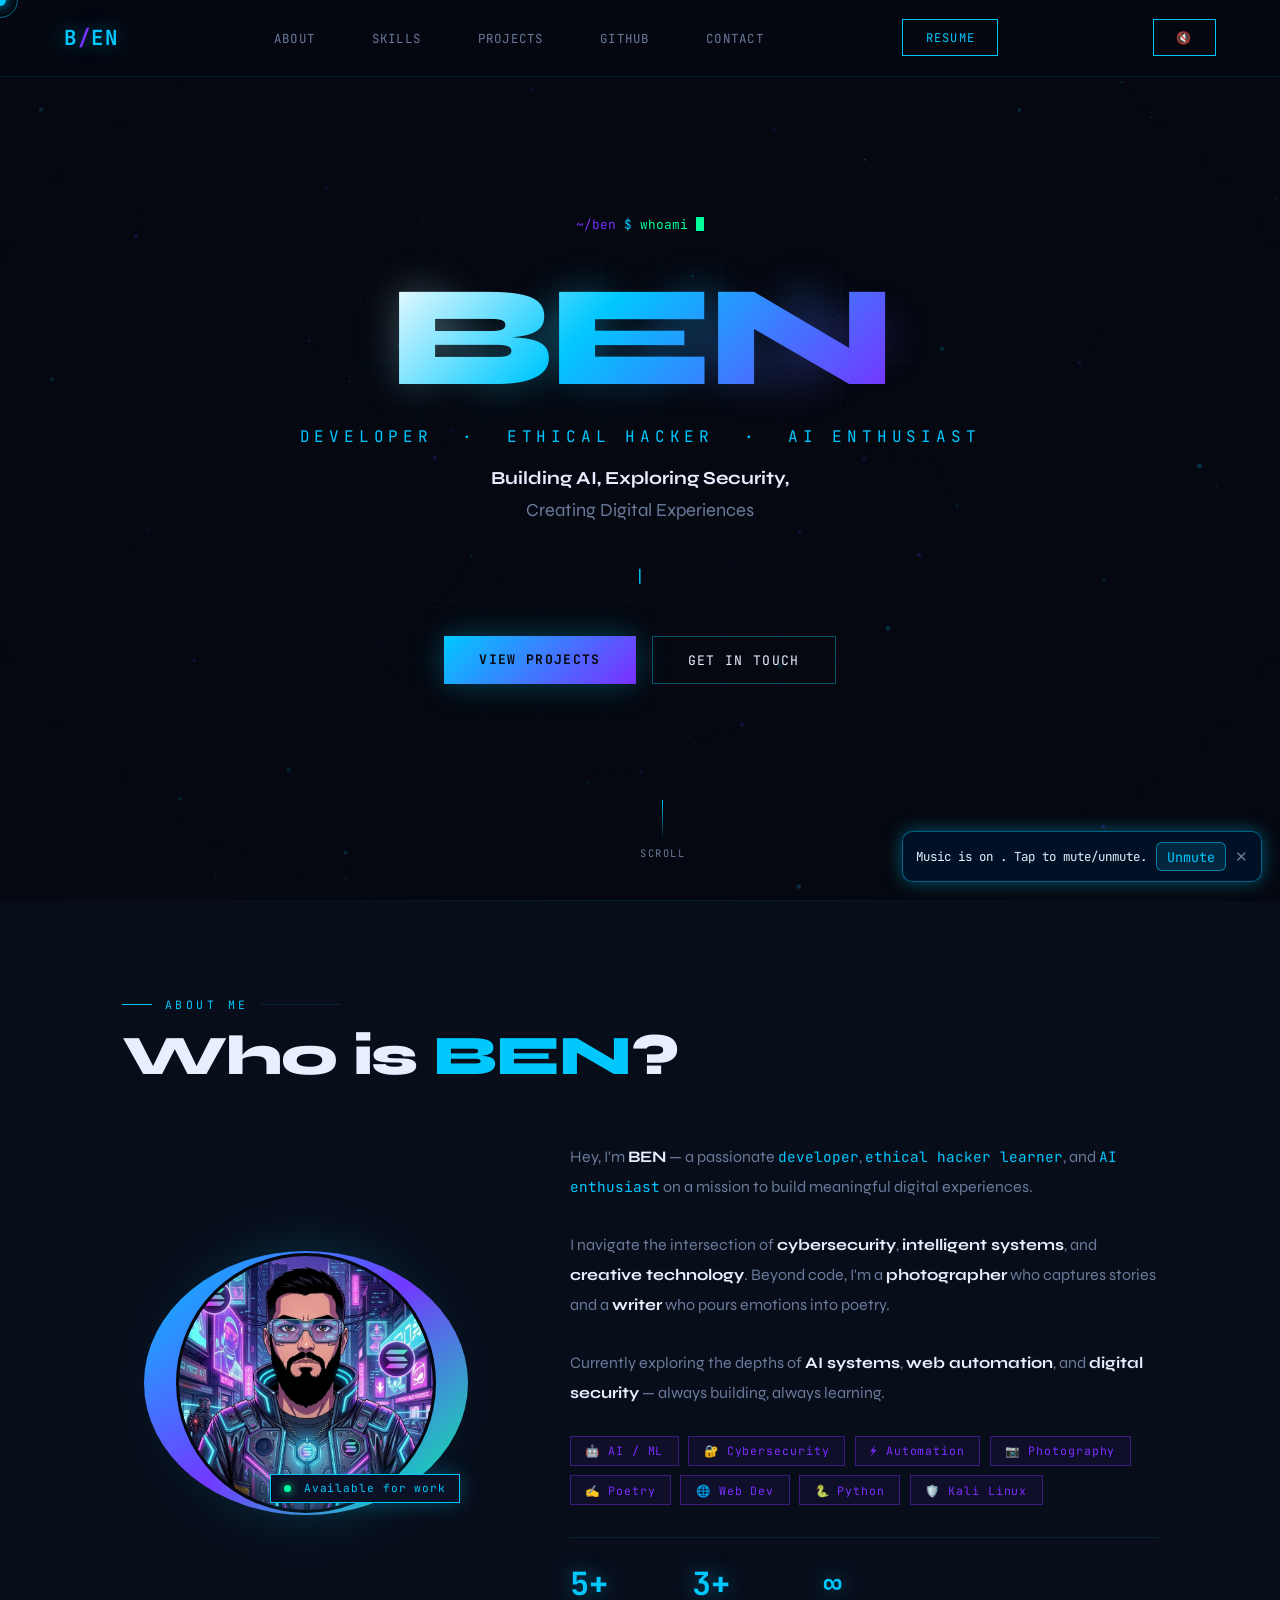
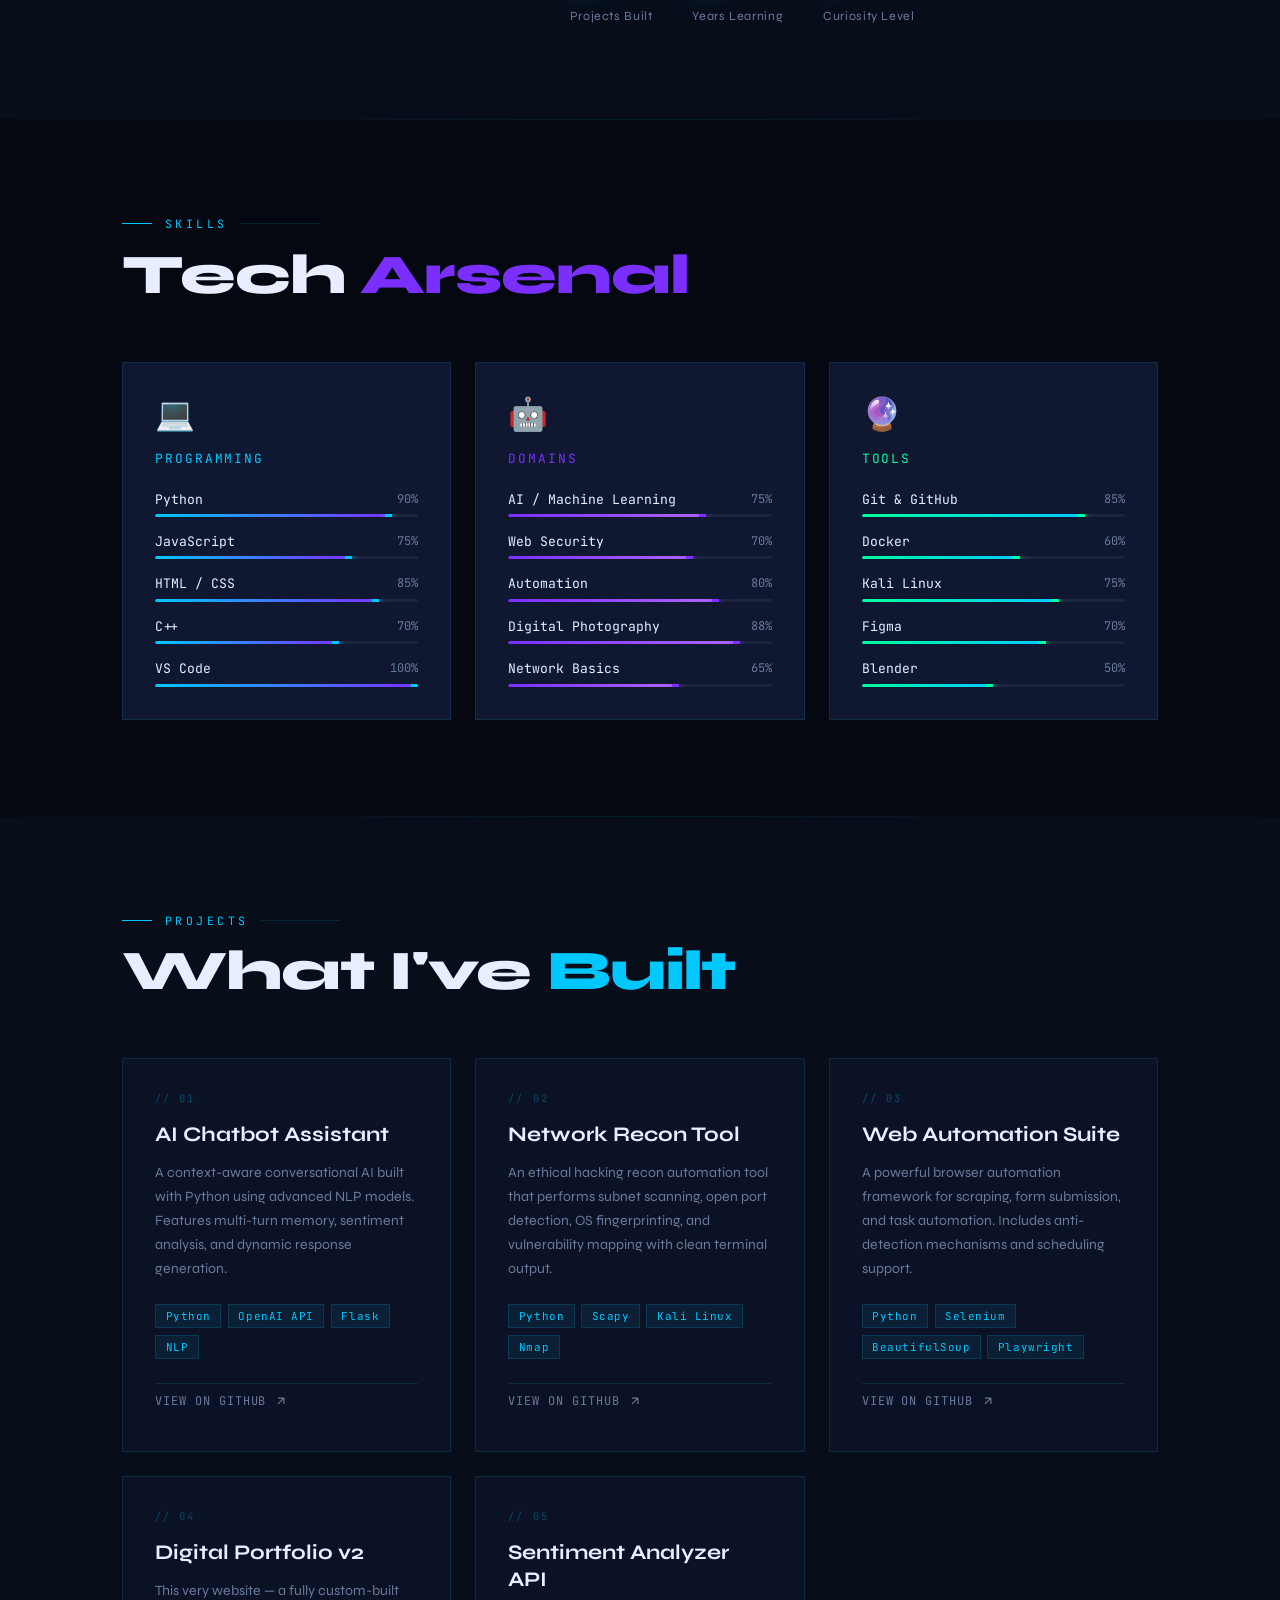
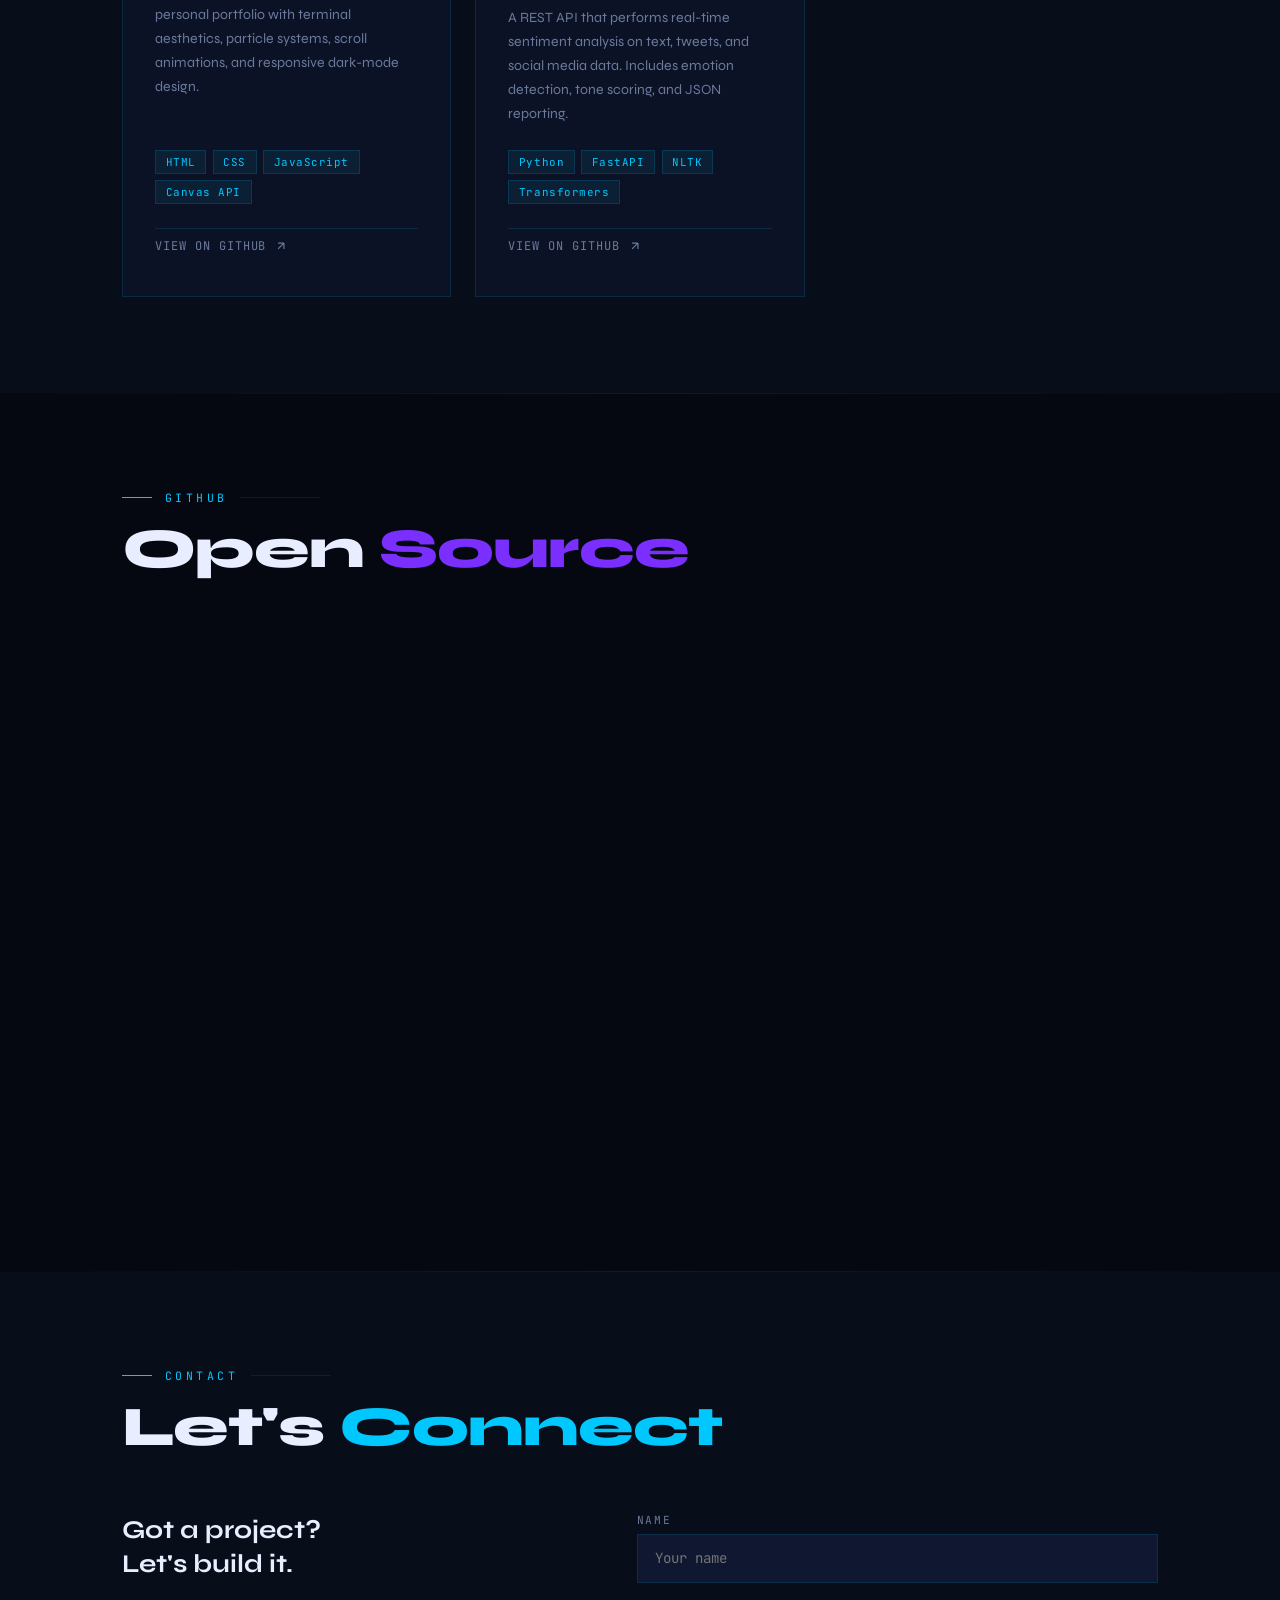
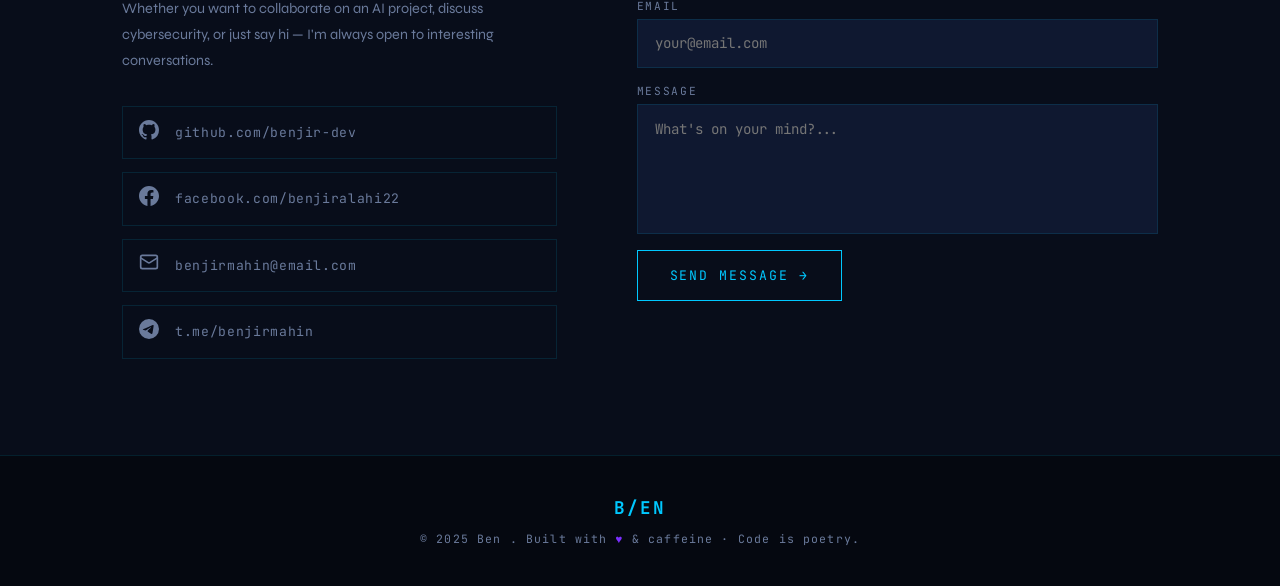
<file: index.html>
<!DOCTYPE html>
<html lang="en">
<head>
<meta charset="UTF-8">
<meta name="viewport" content="width=device-width, initial-scale=1.0">
<title>BEN — Developer & Creative Technologist</title>
<link rel="preconnect" href="https://fonts.googleapis.com">
<link href="https://fonts.googleapis.com/css2?family=JetBrains+Mono:wght@300;400;600;700&family=Syne:wght@400;600;700;800&display=swap" rel="stylesheet">
<link rel="stylesheet" href="style.css">
</head>
<body>

<div class="cursor" id="cursor"></div>
<div class="cursor-ring" id="cursorRing"></div>

<canvas id="canvas-bg"></canvas>

<audio id="bg-music" autoplay loop preload="auto">
  <source src="./theme.mp3" type="audio/mpeg">
  Your browser does not support the audio element.
</audio>

<div id="audioHelp" class="audio-help" role="status" aria-live="polite">
  <span>Music is on . Tap to mute/unmute.</span>
  <button id="audioHelpToggle" class="audio-help-btn">Mute</button>
  <button id="audioHelpClose" class="audio-help-close">✕</button>
</div>

<div id="equalizer" class="equalizer hidden" aria-hidden="true">
  <div class="bar" style="--delay: 0s"></div>
  <div class="bar" style="--delay: 0.1s"></div>
  <div class="bar" style="--delay: 0.2s"></div>
  <div class="bar" style="--delay: 0.05s"></div>
  <div class="bar" style="--delay: 0.15s"></div>
</div>

<!-- NAV -->
<nav id="navbar">
  <a href="#home" class="nav-logo">B<span>/</span>EN</a>
  <ul class="nav-links" id="navLinks">
    <li><a href="#about">About</a></li>
    <li><a href="#skills">Skills</a></li>
    <li><a href="#projects">Projects</a></li>
    <li><a href="#github">GitHub</a></li>
    <li><a href="#contact">Contact</a></li>
  </ul>
  <a href="#" class="nav-cta" onclick="downloadResume(event)">Resume</a>
  <button id="music-toggle" class="nav-cta" style="margin-left:1rem;" onclick="toggleMusic()">
    <span id="music-icon">🔊</span>
  </button>
  <div class="menu-toggle" id="menuToggle">
    <span></span><span></span><span></span>
  </div>
</nav>

<!-- HOME -->
<section id="home">
  <div class="grid-overlay"></div>
  <div class="hero-terminal">
    <span class="prompt">~/ben</span>
    <span style="color:var(--neon)">$</span>
    <span id="terminalText"></span>
    <span class="blink"></span>
  </div>
  <h1 class="hero-name">BEN</h1>
  <p class="hero-title">Developer &nbsp;·&nbsp; Ethical Hacker &nbsp;·&nbsp; AI Enthusiast</p>
  <p class="hero-tagline">
    <strong>Building AI, Exploring Security,</strong><br>
    Creating Digital Experiences
  </p>
  <div class="hero-typed">
    <span id="typedText"></span><span class="typed-cursor">|</span>
  </div>
  <div class="hero-buttons">
    <a href="#projects" class="btn-primary">View Projects</a>
    <a href="#contact" class="btn-outline">Get in Touch</a>
  </div>
  <div class="hero-scroll">
    <div class="line"></div>
    scroll
  </div>
</section>

<!-- ABOUT -->
<div class="section-divider"></div>
<section id="about">
  <div class="section-inner">
    <div class="section-label">About Me</div>
    <h2 class="section-title">Who is <span class="accent">BEN</span>?</h2>
    <div class="about-grid">
      <div style="display:flex;flex-direction:column;align-items:center;gap:1.5rem" class="reveal">
        <div class="profile-frame">
          <div class="profile-img-wrap">
            <img src="./me.jpg" alt="Ben profile" class="profile-photo" />
            <span class="profile-avatar" aria-hidden="true">😊</span>
            <div class="profile-equalizer" id="profileEqualizer" aria-hidden="true">
              <span class="bar"></span>
              <span class="bar"></span>
              <span class="bar"></span>
              <span class="bar"></span>
              <span class="bar"></span>
            </div>
          </div>
        </div>
        <div class="profile-badge">
          <span class="online-dot"></span>
          Available for work
        </div>
      </div>
      <div class="reveal">
        <p class="about-bio">
          Hey, I'm <strong>BEN</strong> — a passionate <span class="highlight">developer</span>,
          <span class="highlight">ethical hacker learner</span>, and <span class="highlight">AI enthusiast</span>
          on a mission to build meaningful digital experiences.
        </p>
        <p class="about-bio">
          I navigate the intersection of <strong>cybersecurity</strong>, <strong>intelligent systems</strong>,
          and <strong>creative technology</strong>. Beyond code, I'm a
          <strong>photographer</strong> who captures stories and a <strong>writer</strong> who
          pours emotions into poetry.
        </p>
        <p class="about-bio">
          Currently exploring the depths of <strong>AI systems</strong>,
          <strong>web automation</strong>, and <strong>digital security</strong> —
          always building, always learning.
        </p>
        <div class="about-tags">
          <span class="tag">🤖 AI / ML</span>
          <span class="tag">🔐 Cybersecurity</span>
          <span class="tag">⚡ Automation</span>
          <span class="tag">📷 Photography</span>
          <span class="tag">✍️ Poetry</span>
          <span class="tag">🌐 Web Dev</span>
          <span class="tag">🐍 Python</span>
          <span class="tag">🛡️ Kali Linux</span>
        </div>
        <div class="about-stats">
          <div class="stat-item">
            <span class="stat-number">5+</span>
            <span class="stat-label">Projects Built</span>
          </div>
          <div class="stat-item">
            <span class="stat-number">3+</span>
            <span class="stat-label">Years Learning</span>
          </div>
          <div class="stat-item">
            <span class="stat-number">∞</span>
            <span class="stat-label">Curiosity Level</span>
          </div>
        </div>
      </div>
    </div>
  </div>
</section>

<!-- SKILLS -->
<div class="section-divider"></div>
<section id="skills">
  <div class="section-inner">
    <div class="section-label">Skills</div>
    <h2 class="section-title">Tech <span class="accent2">Arsenal</span></h2>
    <div class="skills-grid">
      <div class="skill-card reveal">
        <span class="skill-card-icon">💻</span>
        <div class="skill-card-title">Programming</div>
        <div class="skill-list">
          <div class="skill-item">
            <div class="skill-row"><span class="skill-name">Python</span><span class="skill-pct">90%</span></div>
            <div class="skill-bar"><div class="skill-fill" data-width="90"></div></div>
          </div>
          <div class="skill-item">
            <div class="skill-row"><span class="skill-name">JavaScript</span><span class="skill-pct">75%</span></div>
            <div class="skill-bar"><div class="skill-fill" data-width="75"></div></div>
          </div>
          <div class="skill-item">
            <div class="skill-row"><span class="skill-name">HTML / CSS</span><span class="skill-pct">85%</span></div>
            <div class="skill-bar"><div class="skill-fill" data-width="85"></div></div>
          </div>
          <div class="skill-item">
            <div class="skill-row"><span class="skill-name">C++</span><span class="skill-pct">70%</span></div>
            <div class="skill-bar"><div class="skill-fill" data-width="70"></div></div>
          </div>
          <div class="skill-item">
            <div class="skill-row"><span class="skill-name">VS Code</span><span class="skill-pct">100%</span></div>
            <div class="skill-bar"><div class="skill-fill" data-width="100"></div></div>
          </div>
        </div>
      </div>
      <div class="skill-card reveal">
        <span class="skill-card-icon">🤖</span>
        <div class="skill-card-title">Domains</div>
        <div class="skill-list">
          <div class="skill-item">
            <div class="skill-row"><span class="skill-name">AI / Machine Learning</span><span class="skill-pct">75%</span></div>
            <div class="skill-bar"><div class="skill-fill" data-width="75"></div></div>
          </div>
          <div class="skill-item">
            <div class="skill-row"><span class="skill-name">Web Security</span><span class="skill-pct">70%</span></div>
            <div class="skill-bar"><div class="skill-fill" data-width="70"></div></div>
          </div>
          <div class="skill-item">
            <div class="skill-row"><span class="skill-name">Automation</span><span class="skill-pct">80%</span></div>
            <div class="skill-bar"><div class="skill-fill" data-width="80"></div></div>
          </div>
          <div class="skill-item">
            <div class="skill-row"><span class="skill-name">Digital Photography</span><span class="skill-pct">88%</span></div>
            <div class="skill-bar"><div class="skill-fill" data-width="88"></div></div>
          </div>
          <div class="skill-item">
            <div class="skill-row"><span class="skill-name">Network Basics</span><span class="skill-pct">65%</span></div>
            <div class="skill-bar"><div class="skill-fill" data-width="65"></div></div>
          </div>
        </div>
      </div>
      <div class="skill-card reveal">
        <span class="skill-card-icon">🔮</span>
        <div class="skill-card-title">Tools</div>
        <div class="skill-list">
          <div class="skill-item">
            <div class="skill-row"><span class="skill-name">Git & GitHub</span><span class="skill-pct">85%</span></div>
            <div class="skill-bar"><div class="skill-fill" data-width="85"></div></div>
          </div>
          <div class="skill-item">
            <div class="skill-row"><span class="skill-name">Docker</span><span class="skill-pct">60%</span></div>
            <div class="skill-bar"><div class="skill-fill" data-width="60"></div></div>
          </div>
          <div class="skill-item">
            <div class="skill-row"><span class="skill-name">Kali Linux</span><span class="skill-pct">75%</span></div>
            <div class="skill-bar"><div class="skill-fill" data-width="75"></div></div>
          </div>
          <div class="skill-item">
            <div class="skill-row"><span class="skill-name">Figma</span><span class="skill-pct">70%</span></div>
            <div class="skill-bar"><div class="skill-fill" data-width="70"></div></div>
          </div>
          <div class="skill-item">
            <div class="skill-row"><span class="skill-name">Blender</span><span class="skill-pct">50%</span></div>
            <div class="skill-bar"><div class="skill-fill" data-width="50"></div></div>
          </div>
        </div>
      </div>
    </div>
  </div>
</section>

<!-- PROJECTS -->
<div class="section-divider"></div>
<section id="projects">
  <div class="section-inner">
    <div class="section-label">Projects</div>
    <h2 class="section-title">What I've <span class="accent">Built</span></h2>
    <div class="projects-grid">
      <div class="project-card reveal">
        <div class="project-num">// 01</div>
        <h3 class="project-title">AI Chatbot Assistant</h3>
        <p class="project-desc">A context-aware conversational AI built with Python using advanced NLP models. Features multi-turn memory, sentiment analysis, and dynamic response generation.</p>
        <div class="project-tech">
          <span class="tech-badge">Python</span>
          <span class="tech-badge">OpenAI API</span>
          <span class="tech-badge">Flask</span>
          <span class="tech-badge">NLP</span>
        </div>
        <a href="https://github.com/mahin" target="_blank" class="project-link">
          View on GitHub
          <svg width="14" height="14" viewBox="0 0 24 24" fill="none" stroke="currentColor" stroke-width="2"><path d="M7 17L17 7M17 7H7M17 7v10"/></svg>
        </a>
      </div>
      <div class="project-card reveal">
        <div class="project-num">// 02</div>
        <h3 class="project-title">Network Recon Tool</h3>
        <p class="project-desc">An ethical hacking recon automation tool that performs subnet scanning, open port detection, OS fingerprinting, and vulnerability mapping with clean terminal output.</p>
        <div class="project-tech">
          <span class="tech-badge">Python</span>
          <span class="tech-badge">Scapy</span>
          <span class="tech-badge">Kali Linux</span>
          <span class="tech-badge">Nmap</span>
        </div>
        <a href="https://github.com/mahin" target="_blank" class="project-link">
          View on GitHub
          <svg width="14" height="14" viewBox="0 0 24 24" fill="none" stroke="currentColor" stroke-width="2"><path d="M7 17L17 7M17 7H7M17 7v10"/></svg>
        </a>
      </div>
      <div class="project-card reveal">
        <div class="project-num">// 03</div>
        <h3 class="project-title">Web Automation Suite</h3>
        <p class="project-desc">A powerful browser automation framework for scraping, form submission, and task automation. Includes anti-detection mechanisms and scheduling support.</p>
        <div class="project-tech">
          <span class="tech-badge">Python</span>
          <span class="tech-badge">Selenium</span>
          <span class="tech-badge">BeautifulSoup</span>
          <span class="tech-badge">Playwright</span>
        </div>
        <a href="https://github.com/mahin" target="_blank" class="project-link">
          View on GitHub
          <svg width="14" height="14" viewBox="0 0 24 24" fill="none" stroke="currentColor" stroke-width="2"><path d="M7 17L17 7M17 7H7M17 7v10"/></svg>
        </a>
      </div>
      <div class="project-card reveal">
        <div class="project-num">// 04</div>
        <h3 class="project-title">Digital Portfolio v2</h3>
        <p class="project-desc">This very website — a fully custom-built personal portfolio with terminal aesthetics, particle systems, scroll animations, and responsive dark-mode design.</p>
        <div class="project-tech">
          <span class="tech-badge">HTML</span>
          <span class="tech-badge">CSS</span>
          <span class="tech-badge">JavaScript</span>
          <span class="tech-badge">Canvas API</span>
        </div>
        <a href="https://github.com/mahin" target="_blank" class="project-link">
          View on GitHub
          <svg width="14" height="14" viewBox="0 0 24 24" fill="none" stroke="currentColor" stroke-width="2"><path d="M7 17L17 7M17 7H7M17 7v10"/></svg>
        </a>
      </div>
      <div class="project-card reveal">
        <div class="project-num">// 05</div>
        <h3 class="project-title">Sentiment Analyzer API</h3>
        <p class="project-desc">A REST API that performs real-time sentiment analysis on text, tweets, and social media data. Includes emotion detection, tone scoring, and JSON reporting.</p>
        <div class="project-tech">
          <span class="tech-badge">Python</span>
          <span class="tech-badge">FastAPI</span>
          <span class="tech-badge">NLTK</span>
          <span class="tech-badge">Transformers</span>
        </div>
        <a href="https://github.com/benjir-dev" target="_blank" class="project-link">
          View on GitHub
          <svg width="14" height="14" viewBox="0 0 24 24" fill="none" stroke="currentColor" stroke-width="2"><path d="M7 17L17 7M17 7H7M17 7v10"/></svg>
        </a>
      </div>
      <div class="project-card reveal">
        <div class="project-num">// 06</div>
        <h3 class="project-title">Photography Archive</h3>
        <p class="project-desc">A curated visual journal built with a minimal gallery interface. Showcases street, portrait, and abstract photography with lazy loading and fullscreen viewer.</p>
        <div class="project-tech">
          <span class="tech-badge">JavaScript</span>
          <span class="tech-badge">CSS Grid</span>
          <span class="tech-badge">WebP</span>
          <span class="tech-badge">Intersection Observer</span>
        </div>
        <a href="https://github.com/benjir-dev" target="_blank" class="project-link">
          View on GitHub
          <svg width="14" height="14" viewBox="0 0 24 24" fill="none" stroke="currentColor" stroke-width="2"><path d="M7 17L17 7M17 7H7M17 7v10"/></svg>
        </a>
      </div>
    </div>
  </div>
</section>

<!-- GITHUB -->
<div class="section-divider"></div>
<section id="github">
  <div class="section-inner">
    <div class="section-label">GitHub</div>
    <h2 class="section-title">Open <span class="accent2">Source</span></h2>
    <div class="github-section reveal">
      <div class="github-profile-card">
        <div class="github-icon">
          <svg width="64" height="64" viewBox="0 0 24 24" fill="var(--neon)"><path d="M12 0C5.37 0 0 5.37 0 12c0 5.31 3.435 9.795 8.205 11.385.6.105.825-.255.825-.57 0-.285-.015-1.23-.015-2.235-3.015.555-3.795-.735-4.035-1.41-.135-.345-.72-1.41-1.23-1.695-.42-.225-1.02-.78-.015-.795.945-.015 1.62.87 1.845 1.23 1.08 1.815 2.805 1.305 3.495.99.105-.78.42-1.305.765-1.605-2.67-.3-5.46-1.335-5.46-5.925 0-1.305.465-2.385 1.23-3.225-.12-.3-.54-1.53.12-3.18 0 0 1.005-.315 3.3 1.23.96-.27 1.98-.405 3-.405s2.04.135 3 .405c2.295-1.56 3.3-1.23 3.3-1.23.66 1.65.24 2.88.12 3.18.765.84 1.23 1.905 1.23 3.225 0 4.605-2.805 5.625-5.475 5.925.435.375.81 1.095.81 2.22 0 1.605-.015 2.895-.015 3.3 0 .315.225.69.825.57A12.02 12.02 0 0024 12c0-6.63-5.37-12-12-12z"/></svg>
        </div>
        <div class="github-info">
          <div class="github-username">@benjir-dev</div>
          <div class="github-desc">Building the future one commit at a time. Open to collaborations and interesting projects.</div>
          <div class="github-stats">
            <div class="gh-stat"><strong>15+</strong> Repositories</div>
            <div class="gh-stat"><strong>50+</strong> Commits</div>
            <div class="gh-stat"><strong>10+</strong> Stars</div>
          </div>
        </div>
        <a href="https://github.com/benjir-dev" target="_blank" class="btn-primary" style="align-self:center;white-space:nowrap">Visit Profile →</a>
      </div>
      <div class="repo-grid">
        <div class="repo-card">
          <div class="repo-name">
            <svg width="14" height="14" viewBox="0 0 24 24" fill="none" stroke="currentColor" stroke-width="2"><rect x="3" y="3" width="18" height="18" rx="2"/><path d="M3 9h18"/></svg>
            ai-chatbot
          </div>
          <div class="repo-desc">Context-aware conversational AI with multi-turn memory and sentiment analysis</div>
          <div class="repo-meta">
            <div class="repo-lang"><div class="lang-dot" style="background:#3776ab"></div>Python</div>
            <div class="repo-lang">⭐ 4</div>
          </div>
        </div>
        <div class="repo-card">
          <div class="repo-name">
            <svg width="14" height="14" viewBox="0 0 24 24" fill="none" stroke="currentColor" stroke-width="2"><rect x="3" y="3" width="18" height="18" rx="2"/><path d="M3 9h18"/></svg>
            network-recon
          </div>
          <div class="repo-desc">Ethical hacking recon automation tool for subnet scanning and vulnerability mapping</div>
          <div class="repo-meta">
            <div class="repo-lang"><div class="lang-dot" style="background:#3776ab"></div>Python</div>
            <div class="repo-lang">⭐ 6</div>
          </div>
        </div>
        <div class="repo-card">
          <div class="repo-name">
            <svg width="14" height="14" viewBox="0 0 24 24" fill="none" stroke="currentColor" stroke-width="2"><rect x="3" y="3" width="18" height="18" rx="2"/><path d="M3 9h18"/></svg>
            web-automator
          </div>
          <div class="repo-desc">Powerful browser automation with anti-detection and scheduling support</div>
          <div class="repo-meta">
            <div class="repo-lang"><div class="lang-dot" style="background:#f7df1e"></div>JavaScript</div>
            <div class="repo-lang">⭐ 3</div>
          </div>
        </div>
        <div class="repo-card">
          <div class="repo-name">
            <svg width="14" height="14" viewBox="0 0 24 24" fill="none" stroke="currentColor" stroke-width="2"><rect x="3" y="3" width="18" height="18" rx="2"/><path d="M3 9h18"/></svg>
            portfolio
          </div>
          <div class="repo-desc">Personal portfolio website with terminal aesthetics and Canvas animations</div>
          <div class="repo-meta">
            <div class="repo-lang"><div class="lang-dot" style="background:#e34c26"></div>HTML</div>
            <div class="repo-lang">⭐ 2</div>
          </div>
        </div>
      </div>
    </div>
  </div>
</section>

<!-- CONTACT -->
<div class="section-divider"></div>
<section id="contact">
  <div class="section-inner">
    <div class="section-label">Contact</div>
    <h2 class="section-title">Let's <span class="accent">Connect</span></h2>
    <div class="contact-grid">
      <div class="reveal">
        <div class="contact-info">
          <h3>Got a project?<br>Let's build it.</h3>
          <p>Whether you want to collaborate on an AI project, discuss cybersecurity, or just say hi — I'm always open to interesting conversations.</p>
        </div>
        <div class="social-links">
          <a href="https://github.com/benjir-dev" target="_blank" class="social-link">
            <span class="social-icon">
              <svg width="20" height="20" viewBox="0 0 24 24" fill="currentColor"><path d="M12 0C5.37 0 0 5.37 0 12c0 5.31 3.435 9.795 8.205 11.385.6.105.825-.255.825-.57 0-.285-.015-1.23-.015-2.235-3.015.555-3.795-.735-4.035-1.41-.135-.345-.72-1.41-1.23-1.695-.42-.225-1.02-.78-.015-.795.945-.015 1.62.87 1.845 1.23 1.08 1.815 2.805 1.305 3.495.99.105-.78.42-1.305.765-1.605-2.67-.3-5.46-1.335-5.46-5.925 0-1.305.465-2.385 1.23-3.225-.12-.3-.54-1.53.12-3.18 0 0 1.005-.315 3.3 1.23.96-.27 1.98-.405 3-.405s2.04.135 3 .405c2.295-1.56 3.3-1.23 3.3-1.23.66 1.65.24 2.88.12 3.18.765.84 1.23 1.905 1.23 3.225 0 4.605-2.805 5.625-5.475 5.925.435.375.81 1.095.81 2.22 0 1.605-.015 2.895-.015 3.3 0 .315.225.69.825.57A12.02 12.02 0 0024 12c0-6.63-5.37-12-12-12z"/></svg>
            </span>
            github.com/benjir-dev
          </a>
          <a href="https://facebook.com/benjiralahi22" target="_blank" class="social-link">
            <span class="social-icon">
              <svg width="20" height="20" viewBox="0 0 24 24" fill="currentColor"><path d="M24 12.073c0-6.627-5.373-12-12-12s-12 5.373-12 12c0 5.99 4.388 10.954 10.125 11.854v-8.385H7.078v-3.47h3.047V9.43c0-3.007 1.792-4.669 4.533-4.669 1.312 0 2.686.235 2.686.235v2.953H15.83c-1.491 0-1.956.925-1.956 1.874v2.25h3.328l-.532 3.47h-2.796v8.385C19.612 23.027 24 18.062 24 12.073z"/></svg>
            </span>
            facebook.com/benjiralahi22
          </a>
          <a href="mailto:benjirmahin@email.com" class="social-link">
            <span class="social-icon">
              <svg width="20" height="20" viewBox="0 0 24 24" fill="none" stroke="currentColor" stroke-width="2"><rect x="2" y="4" width="20" height="16" rx="2"/><path d="m22 7-8.97 5.7a1.94 1.94 0 01-2.06 0L2 7"/></svg>
            </span>
            benjirmahin@email.com
          </a>
          <a href="https://t.me/benjirmahin" target="_blank" class="social-link">
            <span class="social-icon">
              <svg width="20" height="20" viewBox="0 0 24 24" fill="currentColor"><path d="M11.944 0A12 12 0 000 12a12 12 0 0012 12 12 12 0 0012-12A12 12 0 0012 0a12 12 0 00-.056 0zm4.962 7.224c.1-.002.321.023.465.14a.506.506 0 01.171.325c.016.093.036.306.02.472-.18 1.898-.962 6.502-1.36 8.627-.168.9-.499 1.201-.82 1.23-.696.065-1.225-.46-1.9-.902-1.056-.693-1.653-1.124-2.678-1.8-1.185-.78-.417-1.21.258-1.91.177-.184 3.247-2.977 3.307-3.23.007-.032.014-.15-.056-.212s-.174-.041-.249-.024c-.106.024-1.793 1.14-5.061 3.345-.48.33-.913.49-1.302.48-.428-.008-1.252-.241-1.865-.44-.752-.245-1.349-.374-1.297-.789.027-.216.325-.437.893-.663 3.498-1.524 5.83-2.529 6.998-3.014 3.332-1.386 4.025-1.627 4.476-1.635z"/></svg>
            </span>
            t.me/benjirmahin
          </a>
        </div>
      </div>
      <div class="reveal">
        <form class="contact-form" id="contactForm">
          <div class="form-group">
            <label class="form-label">Name</label>
            <input type="text" class="form-input" placeholder="Your name" required>
          </div>
          <div class="form-group">
            <label class="form-label">Email</label>
            <input type="email" class="form-input" placeholder="your@email.com" required>
          </div>
          <div class="form-group">
            <label class="form-label">Message</label>
            <textarea class="form-textarea" placeholder="What's on your mind?..." required></textarea>
          </div>
          <button type="submit" class="form-submit">Send Message →</button>
          <div class="form-success" id="formSuccess">
            ✓ Message received. I'll get back to you soon.
          </div>
        </form>
      </div>
    </div>
  </div>
</section>

<!-- FOOTER -->
<footer>
  <div class="footer-inner">
    <div class="footer-logo">B<span>/</span>EN</div>
    <p class="footer-text">
      © 2025 Ben . Built with <span>♥</span> & caffeine · Code is poetry.
    </p>
  </div>
</footer>

<script src="main.js"></script>
</body>
</html>
</file>
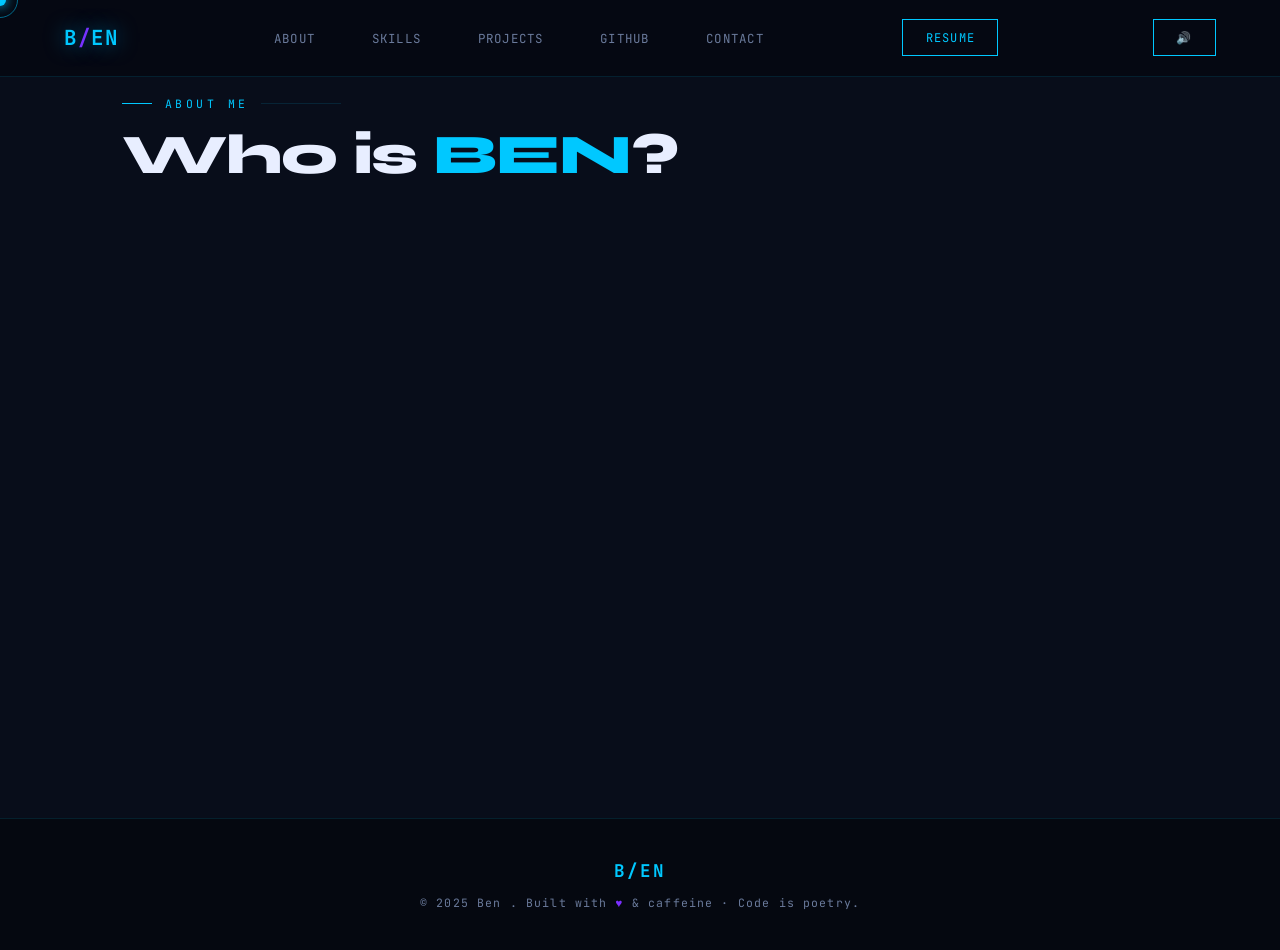
<file: about.html>
<!DOCTYPE html>
<html lang="en">
<head>
<meta charset="UTF-8">
<meta name="viewport" content="width=device-width, initial-scale=1.0">
<title>About BEN — Developer & Creative Technologist</title>
<link rel="preconnect" href="https://fonts.googleapis.com">
<link href="https://fonts.googleapis.com/css2?family=JetBrains+Mono:wght@300;400;600;700&family=Syne:wght@400;600;700;800&display=swap" rel="stylesheet">
<link rel="stylesheet" href="style.css">
</head>
<body>

<div class="cursor" id="cursor"></div>
<div class="cursor-ring" id="cursorRing"></div>

<canvas id="canvas-bg"></canvas>

<audio id="bg-music" autoplay muted loop preload="auto">
  <source src="./theme.mp3" type="audio/mpeg">
  Your browser does not support the audio element.
</audio>

<!-- NAV -->
<nav id="navbar">
  <a href="index.html" class="nav-logo">B<span>/</span>EN</a>
  <ul class="nav-links" id="navLinks">
    <li><a href="index.html#about">About</a></li>
    <li><a href="index.html#skills">Skills</a></li>
    <li><a href="index.html#projects">Projects</a></li>
    <li><a href="index.html#github">GitHub</a></li>
    <li><a href="index.html#contact">Contact</a></li>
  </ul>
  <a href="#" class="nav-cta" onclick="downloadResume(event)">Resume</a>
  <button id="music-toggle" class="nav-cta" style="margin-left:1rem;" onclick="toggleMusic()">
    <span id="music-icon">🔊</span>
  </button>
  <div class="menu-toggle" id="menuToggle">
    <span></span><span></span><span></span>
  </div>
</nav>

<!-- ABOUT -->
<section id="about">
  <div class="section-inner">
    <div class="section-label">About Me</div>
    <h2 class="section-title">Who is <span class="accent">BEN</span>?</h2>
    <div class="about-grid">
      <div style="display:flex;flex-direction:column;align-items:center;gap:1.5rem" class="reveal">
        <div class="profile-frame">
          <div class="profile-img-wrap">
            <img src="./me.jpg" alt="Ben profile" class="profile-photo" />
            <span class="profile-avatar" aria-hidden="true">😊</span>
          </div>
        </div>
        <div class="profile-badge">
          <span class="online-dot"></span>
          Available for work
        </div>
      </div>
      <div class="reveal">
        <p class="about-bio">
          Hey, I'm <strong>BEN</strong> — a passionate <span class="highlight">developer</span>,
          <span class="highlight">ethical hacker learner</span>, and <span class="highlight">AI enthusiast</span>
          on a mission to build meaningful digital experiences.
        </p>
        <p class="about-bio">
          I navigate the intersection of <strong>cybersecurity</strong>, <strong>intelligent systems</strong>,
          and <strong>creative technology</strong>. Beyond code, I'm a
          <strong>photographer</strong> who captures stories and a <strong>writer</strong> who
          pours emotions into poetry.
        </p>
        <p class="about-bio">
          Currently exploring the depths of <strong>AI systems</strong>,
          <strong>web automation</strong>, and <strong>digital security</strong> —
          always building, always learning.
        </p>
        <div class="about-tags">
          <span class="tag">🤖 AI / ML</span>
          <span class="tag">🔐 Cybersecurity</span>
          <span class="tag">⚡ Automation</span>
          <span class="tag">📷 Photography</span>
          <span class="tag">✍️ Poetry</span>
          <span class="tag">🌐 Web Dev</span>
          <span class="tag">🐍 Python</span>
          <span class="tag">🛡️ Kali Linux</span>
        </div>
        <div class="about-stats">
          <div class="stat-item">
            <span class="stat-number">5+</span>
            <span class="stat-label">Projects Built</span>
          </div>
          <div class="stat-item">
            <span class="stat-number">3+</span>
            <span class="stat-label">Years Learning</span>
          </div>
          <div class="stat-item">
            <span class="stat-number">∞</span>
            <span class="stat-label">Curiosity Level</span>
          </div>
        </div>
      </div>
    </div>
  </div>
</section>

<!-- FOOTER -->
<footer>
  <div class="footer-inner">
    <div class="footer-logo">B<span>/</span>EN</div>
    <p class="footer-text">
      © 2025 Ben . Built with <span>♥</span> & caffeine · Code is poetry.
    </p>
  </div>
</footer>

<script src="main.js"></script>
</body>
</html>
</file>
<file: style.css>
:root {
    --bg: #050810;
    --bg2: #080d1a;
    --bg3: #0c1226;
    --surface: #0f1830;
    --border: rgba(0,200,255,0.12);
    --neon: #00c8ff;
    --neon2: #7b2fff;
    --neon3: #00ff9d;
    --text: #e8eeff;
    --muted: #6a7a9b;
    --mono: 'JetBrains Mono', monospace;
    --sans: 'Syne', sans-serif;
  }

  *, *::before, *::after { box-sizing: border-box; margin: 0; padding: 0; }

  html { scroll-behavior: smooth; font-size: 16px; }

  body {
    background: var(--bg);
    color: var(--text);
    font-family: var(--sans);
    overflow-x: hidden;
    cursor: none;
  }

  @media (hover: none), (pointer: coarse) {
    body { cursor: auto; }
    .cursor, .cursor-ring { display: none !important; }
  }

  /* Custom cursor */
  .cursor {
    width: 12px; height: 12px;
    background: var(--neon);
    border-radius: 50%;
    position: fixed; pointer-events: none; z-index: 9999;
    transform: translate(-50%,-50%);
    transition: transform 0.1s, width 0.2s, height 0.2s, background 0.2s;
    box-shadow: 0 0 12px var(--neon);
  }
  .cursor-ring {
    width: 36px; height: 36px;
    border: 1px solid rgba(0,200,255,0.5);
    border-radius: 50%;
    position: fixed; pointer-events: none; z-index: 9998;
    transform: translate(-50%,-50%);
    transition: transform 0.15s ease-out, width 0.3s, height 0.3s;
  }
  .cursor.hover { width: 20px; height: 20px; background: var(--neon2); }
  .cursor-ring.hover { width: 50px; height: 50px; border-color: rgba(123,47,255,0.5); }

  /* Scrollbar */
  ::-webkit-scrollbar { width: 4px; }
  ::-webkit-scrollbar-track { background: var(--bg); }
  ::-webkit-scrollbar-thumb { background: var(--neon2); border-radius: 2px; }

  /* Canvas background */
  #canvas-bg {
    position: fixed; top: 0; left: 0;
    width: 100%; height: 100%;
    z-index: 0; pointer-events: none;
    opacity: 0.4;
  }

  /* ── NAV ── */
  nav {
    position: fixed; top: 0; left: 0; right: 0; z-index: 100;
    display: flex; align-items: center; justify-content: space-between;
    padding: 1.2rem 4rem;
    background: rgba(5,8,16,0.7);
    backdrop-filter: blur(20px);
    border-bottom: 1px solid var(--border);
    transition: padding 0.3s;
  }
  nav.scrolled { padding: 0.8rem 4rem; }

  .nav-logo {
    font-family: var(--mono);
    font-size: 1.3rem; font-weight: 700;
    color: var(--neon);
    letter-spacing: 0.08em;
    text-decoration: none;
    text-shadow: 0 0 20px rgba(0,200,255,0.5);
  }
  .nav-logo span { color: var(--neon2); }

  .nav-links { display: flex; gap: 2.5rem; list-style: none; }
  .nav-links a {
    font-family: var(--mono);
    font-size: 0.78rem; font-weight: 400;
    color: var(--muted);
    text-decoration: none;
    letter-spacing: 0.1em;
    text-transform: uppercase;
    position: relative;
    transition: color 0.3s;
  }
  .nav-links a::before {
    content: './';
    color: var(--neon);
    opacity: 0;
    transition: opacity 0.3s, transform 0.3s;
    transform: translateX(-6px);
    display: inline-block;
  }
  .nav-links a:hover { color: var(--text); }
  .nav-links a:hover::before { opacity: 1; transform: translateX(0); }

  .nav-cta {
    font-family: var(--mono); font-size: 0.75rem;
    padding: 0.6rem 1.4rem;
    border: 1px solid var(--neon);
    color: var(--neon); background: transparent;
    text-decoration: none; letter-spacing: 0.1em;
    text-transform: uppercase;
    transition: all 0.3s;
    position: relative; overflow: hidden;
  }
  .nav-cta::after {
    content: ''; position: absolute;
    inset: 0; background: var(--neon);
    transform: translateY(100%);
    transition: transform 0.3s;
    z-index: -1;
  }
  .nav-cta:hover { color: var(--bg); }
  .nav-cta:hover::after { transform: translateY(0); }

  .menu-toggle { display: none; flex-direction: column; gap: 5px; cursor: pointer; }
  .menu-toggle span {
    display: block; width: 24px; height: 2px;
    background: var(--neon); transition: all 0.3s;
  }

  /* ── HERO ── */
  #home {
    position: relative; z-index: 1;
    min-height: 100vh;
    display: flex; flex-direction: column;
    align-items: center; justify-content: center;
    text-align: center;
    padding: 0 2rem;
    overflow: hidden;
  }

  .hero-terminal {
    font-family: var(--mono); font-size: 0.8rem;
    color: var(--neon3); margin-bottom: 2.5rem;
    opacity: 0; animation: fadeInUp 0.8s 0.3s forwards;
    display: flex; align-items: center; gap: 0.5rem;
  }
  .hero-terminal .prompt { color: var(--neon2); }
  .hero-terminal .blink {
    display: inline-block; width: 8px; height: 14px;
    background: var(--neon3);
    animation: blink 1s infinite;
  }

  .hero-name {
    font-family: var(--sans); font-size: clamp(4rem, 12vw, 9rem);
    font-weight: 800; line-height: 0.9;
    letter-spacing: -0.03em;
    background: linear-gradient(135deg, #fff 0%, var(--neon) 40%, var(--neon2) 100%);
    -webkit-background-clip: text; -webkit-text-fill-color: transparent;
    opacity: 0; animation: fadeInUp 0.8s 0.6s forwards;
    position: relative;
  }
  .hero-name::after {
    content: 'MAHIN';
    position: absolute; inset: 0;
    background: linear-gradient(135deg, #fff 0%, var(--neon) 40%, var(--neon2) 100%);
    -webkit-background-clip: text; -webkit-text-fill-color: transparent;
    filter: blur(20px);
    opacity: 0.3; z-index: -1;
  }

  .hero-title {
    font-family: var(--mono); font-size: clamp(0.75rem, 2vw, 1rem);
    color: var(--neon); letter-spacing: 0.3em;
    text-transform: uppercase; margin: 1.5rem 0 1rem;
    opacity: 0; animation: fadeInUp 0.8s 0.9s forwards;
  }

  .hero-tagline {
    font-size: clamp(0.9rem, 2.5vw, 1.15rem);
    color: var(--muted); max-width: 600px;
    line-height: 1.7; margin: 0 auto 2.5rem;
    opacity: 0; animation: fadeInUp 0.8s 1.1s forwards;
  }
  .hero-tagline strong { color: var(--text); }

  .hero-typed {
    font-family: var(--mono); font-size: clamp(0.85rem, 2vw, 1rem);
    color: var(--neon3);
    opacity: 0; animation: fadeInUp 0.8s 1.3s forwards;
    margin-bottom: 3rem; min-height: 1.4em;
  }
  .typed-cursor { color: var(--neon); animation: blink 1s infinite; }

  .hero-buttons {
    display: flex; gap: 1rem; flex-wrap: wrap; justify-content: center;
    opacity: 0; animation: fadeInUp 0.8s 1.5s forwards;
  }
  .btn-primary {
    font-family: var(--mono); font-size: 0.82rem;
    padding: 0.9rem 2.2rem;
    background: linear-gradient(135deg, var(--neon), var(--neon2));
    color: var(--bg); text-decoration: none;
    letter-spacing: 0.1em; text-transform: uppercase;
    font-weight: 700;
    transition: all 0.3s;
    box-shadow: 0 0 30px rgba(0,200,255,0.3);
    position: relative; overflow: hidden;
  }
  .btn-primary:hover {
    box-shadow: 0 0 50px rgba(0,200,255,0.5);
    transform: translateY(-2px);
  }
  .btn-outline {
    font-family: var(--mono); font-size: 0.82rem;
    padding: 0.9rem 2.2rem;
    border: 1px solid rgba(0,200,255,0.4);
    color: var(--text); text-decoration: none;
    letter-spacing: 0.1em; text-transform: uppercase;
    transition: all 0.3s;
  }
  .btn-outline:hover {
    border-color: var(--neon);
    color: var(--neon);
    box-shadow: 0 0 20px rgba(0,200,255,0.2);
    transform: translateY(-2px);
  }

  .hero-scroll {
    position: absolute; bottom: 2.5rem; left: 50%;
    transform: translateX(-50%);
    display: flex; flex-direction: column; align-items: center; gap: 0.4rem;
    font-family: var(--mono); font-size: 0.65rem;
    color: var(--muted); letter-spacing: 0.15em; text-transform: uppercase;
    opacity: 0; animation: fadeInUp 0.8s 2s forwards;
  }
  .hero-scroll .line {
    width: 1px; height: 40px;
    background: linear-gradient(to bottom, var(--neon), transparent);
    animation: lineAnim 1.5s ease-in-out infinite;
  }

  .grid-overlay {
    position: absolute; inset: 0; z-index: -1;
    background-image:
      linear-gradient(rgba(0,200,255,0.03) 1px, transparent 1px),
      linear-gradient(90deg, rgba(0,200,255,0.03) 1px, transparent 1px);
    background-size: 60px 60px;
    mask-image: radial-gradient(ellipse at center, black 40%, transparent 80%);
  }

  /* ── SECTIONS ── */
  section { position: relative; z-index: 1; }
  .section-inner { max-width: 1100px; margin: 0 auto; padding: 6rem 2rem; }

  .section-label {
    font-family: var(--mono); font-size: 0.72rem;
    color: var(--neon); letter-spacing: 0.3em; text-transform: uppercase;
    margin-bottom: 0.8rem; display: flex; align-items: center; gap: 0.8rem;
  }
  .section-label::before {
    content: ''; display: block; width: 30px; height: 1px;
    background: var(--neon);
  }
  .section-label::after {
    content: ''; flex: 0 0 1px; height: 1px;
    background: var(--border); flex: 1;
    max-width: 80px;
  }

  .section-title {
    font-family: var(--sans); font-size: clamp(2rem, 5vw, 3.5rem);
    font-weight: 800; line-height: 1.1;
    letter-spacing: -0.02em; margin-bottom: 1rem;
  }
  .section-title .accent { color: var(--neon); }
  .section-title .accent2 { color: var(--neon2); }

  /* ── ABOUT ── */
  #about { background: var(--bg2); }

  .about-grid {
    display: grid; grid-template-columns: 1fr 1.6fr;
    gap: 5rem; align-items: center;
    margin-top: 3.5rem;
  }

  .profile-frame {
    position: relative; display: inline-block;
    width: 100%; max-width: 320px; margin: 0 auto;
  }
  .profile-frame::before {
    content: ''; position: absolute;
    inset: -2px;
    background: linear-gradient(135deg, var(--neon), var(--neon2), var(--neon3));
    border-radius: 50%; z-index: -1;
    animation: rotateGlow 4s linear infinite;
  }
  .profile-img-wrap {
    width: 260px; height: 260px;
    border-radius: 50%; overflow: hidden;
    margin: 0 auto;
    border: 3px solid var(--bg);
    background: var(--surface);
    display: flex; align-items: center; justify-content: center;
    position: relative;
    box-shadow: 0 0 60px rgba(0,200,255,0.2), inset 0 0 40px rgba(0,200,255,0.05);
  }

  .profile-equalizer {
    position: absolute;
    left: 50%; bottom: 14px;
    transform: translateX(-50%);
    display: none;
    align-items: flex-end;
    gap: 3px;
    padding: 0 6px;
    border-radius: 12px;
    background: rgba(0, 15, 35, 0.8);
    border: 1px solid rgba(0, 200, 255, 0.35);
    box-shadow: 0 0 14px rgba(0, 200, 255, 0.3);
  }

  .profile-equalizer.active {
    display: flex;
  }

  .profile-equalizer .bar {
    width: 4px;
    height: 8px;
    background: linear-gradient(180deg, var(--neon), var(--neon2));
    border-radius: 999px;
    transform-origin: bottom;
    animation: equalize 0.4s infinite ease-in-out;
  }

  .profile-equalizer .bar:nth-child(1) { animation-delay: 0s; }
  .profile-equalizer .bar:nth-child(2) { animation-delay: 0.1s; }
  .profile-equalizer .bar:nth-child(3) { animation-delay: 0.2s; }
  .profile-equalizer .bar:nth-child(4) { animation-delay: 0.05s; }
  .profile-equalizer .bar:nth-child(5) { animation-delay: 0.15s; }
  .profile-photo {
    width: 100%;
    height: 100%;
    object-fit: cover;
    border-radius: 50%;
    display: block;
  }
  .profile-avatar {
    font-size: 0; /* hide emoji when image is displayed */
    user-select: none;
    filter: drop-shadow(0 0 20px rgba(0,200,255,0.4));
  }
  .profile-badge {
    position: absolute; bottom: 10px; right: 30px;
    background: var(--bg3);
    border: 1px solid var(--neon);
    padding: 0.4rem 0.8rem;
    font-family: var(--mono); font-size: 0.7rem;
    color: var(--neon); letter-spacing: 0.08em;
    box-shadow: 0 0 20px rgba(0,200,255,0.3);
  }
  .online-dot {
    display: inline-block; width: 7px; height: 7px;
    background: var(--neon3); border-radius: 50%;
    margin-right: 5px;
    box-shadow: 0 0 8px var(--neon3);
    animation: pulse 2s infinite;
  }

  .about-bio {
    font-size: 1rem; color: var(--muted);
    line-height: 1.85; margin-bottom: 1.8rem;
  }
  .about-bio strong { color: var(--text); }
  .about-bio .highlight {
    color: var(--neon); font-family: var(--mono); font-size: 0.9em;
  }

  .about-tags {
    display: flex; flex-wrap: wrap; gap: 0.6rem;
    margin-bottom: 2rem;
  }
  .tag {
    font-family: var(--mono); font-size: 0.72rem;
    padding: 0.4rem 0.9rem;
    border: 1px solid rgba(123,47,255,0.4);
    color: var(--neon2); letter-spacing: 0.08em;
    background: rgba(123,47,255,0.07);
    transition: all 0.3s;
  }
  .tag:hover {
    border-color: var(--neon2);
    background: rgba(123,47,255,0.15);
    box-shadow: 0 0 15px rgba(123,47,255,0.3);
  }

  .about-stats {
    display: flex; gap: 2.5rem; flex-wrap: wrap;
    padding-top: 1.5rem;
    border-top: 1px solid var(--border);
  }
  .stat-item { display: flex; flex-direction: column; gap: 0.2rem; }
  .stat-number {
    font-family: var(--mono); font-size: 2rem; font-weight: 700;
    color: var(--neon);
    text-shadow: 0 0 20px rgba(0,200,255,0.5);
  }
  .stat-label { font-size: 0.78rem; color: var(--muted); letter-spacing: 0.05em; }

  /* ── SKILLS ── */
  #skills { background: var(--bg); }

  .skills-grid {
    display: grid; grid-template-columns: repeat(auto-fit, minmax(300px, 1fr));
    gap: 1.5rem; margin-top: 3.5rem;
  }

  .skill-card {
    background: var(--surface);
    border: 1px solid var(--border);
    padding: 2rem;
    transition: all 0.3s;
    position: relative; overflow: hidden;
  }
  .skill-card::before {
    content: ''; position: absolute;
    top: 0; left: 0; right: 0; height: 2px;
    background: linear-gradient(90deg, transparent, var(--neon), transparent);
    opacity: 0; transition: opacity 0.3s;
  }
  .skill-card:hover { border-color: rgba(0,200,255,0.3); transform: translateY(-4px); }
  .skill-card:hover::before { opacity: 1; }
  .skill-card:nth-child(2)::before { background: linear-gradient(90deg, transparent, var(--neon2), transparent); }
  .skill-card:nth-child(3)::before { background: linear-gradient(90deg, transparent, var(--neon3), transparent); }

  .skill-card-icon {
    font-size: 2rem; margin-bottom: 1rem;
    display: block;
  }
  .skill-card-title {
    font-family: var(--mono); font-size: 0.8rem;
    color: var(--neon); letter-spacing: 0.15em; text-transform: uppercase;
    margin-bottom: 1.5rem;
  }
  .skill-card:nth-child(2) .skill-card-title { color: var(--neon2); }
  .skill-card:nth-child(3) .skill-card-title { color: var(--neon3); }

  .skill-list { display: flex; flex-direction: column; gap: 1rem; }
  .skill-item {}
  .skill-row {
    display: flex; justify-content: space-between;
    margin-bottom: 0.4rem;
  }
  .skill-name { font-family: var(--mono); font-size: 0.82rem; color: var(--text); }
  .skill-pct { font-family: var(--mono); font-size: 0.75rem; color: var(--muted); }
  .skill-bar {
    height: 3px; background: rgba(255,255,255,0.06);
    border-radius: 2px; overflow: hidden;
  }
  .skill-fill {
    height: 100%; border-radius: 2px;
    background: linear-gradient(90deg, var(--neon), var(--neon2));
    width: 0; transition: width 1.2s cubic-bezier(0.4, 0, 0.2, 1);
    position: relative;
  }
  .skill-fill::after {
    content: ''; position: absolute;
    right: 0; top: -2px; width: 7px; height: 7px;
    background: var(--neon); border-radius: 50%;
    box-shadow: 0 0 8px var(--neon);
  }
  .skill-card:nth-child(2) .skill-fill {
    background: linear-gradient(90deg, var(--neon2), #b066ff);
  }
  .skill-card:nth-child(2) .skill-fill::after { background: var(--neon2); box-shadow: 0 0 8px var(--neon2); }
  .skill-card:nth-child(3) .skill-fill {
    background: linear-gradient(90deg, var(--neon3), var(--neon));
  }
  .skill-card:nth-child(3) .skill-fill::after { background: var(--neon3); box-shadow: 0 0 8px var(--neon3); }

  /* ── PROJECTS ── */
  #projects { background: var(--bg2); }

  .projects-grid {
    display: grid; grid-template-columns: repeat(auto-fit, minmax(320px, 1fr));
    gap: 1.5rem; margin-top: 3.5rem;
  }

  .project-card {
    background: var(--bg3);
    border: 1px solid var(--border);
    padding: 2rem;
    transition: all 0.3s;
    position: relative; overflow: hidden;
    display: flex; flex-direction: column;
  }
  .project-card::after {
    content: ''; position: absolute;
    inset: 0;
    background: radial-gradient(ellipse at 50% 0%, rgba(0,200,255,0.05) 0%, transparent 70%);
    opacity: 0; transition: opacity 0.3s;
  }
  .project-card:hover {
    border-color: rgba(0,200,255,0.3);
    transform: translateY(-6px);
    box-shadow: 0 20px 60px rgba(0,0,0,0.4), 0 0 30px rgba(0,200,255,0.08);
  }
  .project-card:hover::after { opacity: 1; }

  .project-num {
    font-family: var(--mono); font-size: 0.65rem;
    color: rgba(0,200,255,0.3); letter-spacing: 0.2em;
    margin-bottom: 1rem;
  }
  .project-title {
    font-family: var(--sans); font-size: 1.3rem; font-weight: 700;
    color: var(--text); margin-bottom: 0.8rem;
    line-height: 1.3;
  }
  .project-desc {
    font-size: 0.88rem; color: var(--muted);
    line-height: 1.7; margin-bottom: 1.5rem; flex: 1;
  }
  .project-tech {
    display: flex; flex-wrap: wrap; gap: 0.4rem;
    margin-bottom: 1.5rem;
  }
  .tech-badge {
    font-family: var(--mono); font-size: 0.68rem;
    padding: 0.25rem 0.6rem;
    background: rgba(0,200,255,0.07);
    border: 1px solid rgba(0,200,255,0.15);
    color: var(--neon);
    letter-spacing: 0.05em;
  }
  .project-link {
    display: inline-flex; align-items: center; gap: 0.5rem;
    font-family: var(--mono); font-size: 0.75rem;
    color: var(--muted); text-decoration: none;
    letter-spacing: 0.08em; text-transform: uppercase;
    padding: 0.6rem 0; border-top: 1px solid var(--border);
    transition: all 0.3s;
  }
  .project-link svg { transition: transform 0.3s; }
  .project-link:hover { color: var(--neon); border-color: rgba(0,200,255,0.3); }
  .project-link:hover svg { transform: translate(3px, -3px); }

  /* ── GITHUB ── */
  #github { background: var(--bg); }

  .github-section { margin-top: 3.5rem; }
  .github-profile-card {
    background: var(--surface);
    border: 1px solid var(--border);
    padding: 3rem;
    display: flex; align-items: center; gap: 3rem;
    margin-bottom: 2rem;
    flex-wrap: wrap;
  }
  .github-icon { font-size: 4rem; }
  .github-info { flex: 1; }
  .github-username {
    font-family: var(--mono); font-size: 1.6rem; font-weight: 700;
    color: var(--neon); margin-bottom: 0.4rem;
  }
  .github-desc { color: var(--muted); font-size: 0.9rem; margin-bottom: 1.2rem; }
  .github-stats {
    display: flex; gap: 2rem; flex-wrap: wrap;
  }
  .gh-stat {
    font-family: var(--mono);
    font-size: 0.8rem; color: var(--muted);
  }
  .gh-stat strong { color: var(--text); }

  .repo-grid {
    display: grid; grid-template-columns: repeat(auto-fit, minmax(280px, 1fr));
    gap: 1rem;
  }
  .repo-card {
    background: var(--surface); border: 1px solid var(--border);
    padding: 1.5rem; transition: all 0.3s;
  }
  .repo-card:hover {
    border-color: rgba(0,200,255,0.25);
    transform: translateY(-3px);
  }
  .repo-name {
    font-family: var(--mono); font-size: 0.9rem;
    color: var(--neon); margin-bottom: 0.5rem;
    display: flex; align-items: center; gap: 0.5rem;
  }
  .repo-desc { font-size: 0.82rem; color: var(--muted); margin-bottom: 1rem; line-height: 1.6; }
  .repo-meta { display: flex; gap: 1rem; }
  .repo-lang {
    font-family: var(--mono); font-size: 0.72rem; color: var(--muted);
    display: flex; align-items: center; gap: 0.4rem;
  }
  .lang-dot { width: 8px; height: 8px; border-radius: 50%; }

  /* ── CONTACT ── */
  #contact { background: var(--bg2); }

  .contact-grid {
    display: grid; grid-template-columns: 1fr 1.2fr;
    gap: 5rem; margin-top: 3.5rem; align-items: start;
  }

  .contact-info h3 {
    font-family: var(--sans); font-size: 1.6rem; font-weight: 700;
    margin-bottom: 1rem; line-height: 1.3;
  }
  .contact-info p {
    color: var(--muted); font-size: 0.9rem; line-height: 1.8; margin-bottom: 2rem;
  }

  .social-links { display: flex; flex-direction: column; gap: 0.8rem; }
  .social-link {
    display: flex; align-items: center; gap: 1rem;
    text-decoration: none; color: var(--muted);
    font-family: var(--mono); font-size: 0.82rem;
    padding: 0.8rem 1rem;
    border: 1px solid var(--border);
    transition: all 0.3s; letter-spacing: 0.05em;
  }
  .social-link .social-icon { font-size: 1.2rem; }
  .social-link:hover {
    color: var(--text); border-color: rgba(0,200,255,0.3);
    background: rgba(0,200,255,0.05);
    transform: translateX(4px);
  }

  .contact-form { display: flex; flex-direction: column; gap: 1rem; }
  .form-group { display: flex; flex-direction: column; gap: 0.4rem; }
  .form-label {
    font-family: var(--mono); font-size: 0.7rem;
    color: var(--muted); letter-spacing: 0.15em; text-transform: uppercase;
  }
  .form-input, .form-textarea {
    background: var(--surface); border: 1px solid var(--border);
    color: var(--text); font-family: var(--mono); font-size: 0.88rem;
    padding: 0.9rem 1.1rem; outline: none;
    transition: border-color 0.3s, box-shadow 0.3s;
    resize: none;
  }
  .form-input:focus, .form-textarea:focus {
    border-color: rgba(0,200,255,0.4);
    box-shadow: 0 0 15px rgba(0,200,255,0.1);
  }
  .form-textarea { min-height: 130px; }
  .form-submit {
    font-family: var(--mono); font-size: 0.82rem;
    padding: 1rem 2rem;
    background: transparent; border: 1px solid var(--neon);
    color: var(--neon); letter-spacing: 0.15em; text-transform: uppercase;
    cursor: pointer; transition: all 0.3s; align-self: flex-start;
    position: relative; overflow: hidden;
  }
  .form-submit::before {
    content: ''; position: absolute;
    inset: 0; background: var(--neon);
    transform: translateX(-100%);
    transition: transform 0.3s; z-index: -1;
  }
  .form-submit:hover { color: var(--bg); }
  .form-submit:hover::before { transform: translateX(0); }

  .form-success {
    display: none; padding: 1rem;
    background: rgba(0,255,157,0.1); border: 1px solid rgba(0,255,157,0.3);
    color: var(--neon3); font-family: var(--mono); font-size: 0.82rem;
    letter-spacing: 0.05em;
  }

  /* ── FOOTER ── */
  footer {
    background: var(--bg); border-top: 1px solid var(--border);
    padding: 2.5rem 2rem; text-align: center;
    position: relative; z-index: 1;
  }
  .footer-inner { max-width: 1100px; margin: 0 auto; }
  .footer-logo {
    font-family: var(--mono); font-size: 1.1rem; font-weight: 700;
    color: var(--neon); letter-spacing: 0.1em;
    margin-bottom: 0.8rem;
  }
  .footer-text {
    font-family: var(--mono); font-size: 0.72rem; color: var(--muted);
    letter-spacing: 0.1em;
  }
  .footer-text span { color: var(--neon2); }

  /* ── DIVIDER ── */
  .section-divider {
    height: 1px;
    background: linear-gradient(90deg, transparent, var(--border), transparent);
    margin: 0;
  }

  /* ── ANIMATIONS ── */
  @keyframes fadeInUp {
    from { opacity: 0; transform: translateY(24px); }
    to { opacity: 1; transform: translateY(0); }
  }
  @keyframes blink {
    0%, 100% { opacity: 1; } 50% { opacity: 0; }
  }
  @keyframes lineAnim {
    0%, 100% { opacity: 0.4; transform: scaleY(1); }
    50% { opacity: 1; transform: scaleY(1.2); }
  }
  @keyframes pulse {
    0%, 100% { box-shadow: 0 0 8px var(--neon3); }
    50% { box-shadow: 0 0 20px var(--neon3); }
  }
  @keyframes rotateGlow {
    from { transform: rotate(0deg); }
    to { transform: rotate(360deg); }
  }
  @keyframes float {
    0%, 100% { transform: translateY(0); }
    50% { transform: translateY(-10px); }
  }
  @keyframes scanline {
    from { transform: translateY(-100%); }
    to { transform: translateY(100vh); }
  }

  .reveal {
    opacity: 0; transform: translateY(30px);
    transition: opacity 0.7s, transform 0.7s;
  }
  .reveal.visible { opacity: 1; transform: translateY(0); }

  #equalizer {
    position: fixed;
    left: 50%; bottom: 20px;
    transform: translateX(-50%);
    display: flex;
    gap: 4px;
    padding: 0.35rem 0.55rem;
    background: rgba(6, 12, 26, 0.8);
    border: 1px solid rgba(0, 200, 255, 0.3);
    border-radius: 999px;
    z-index: 1000;
    backdrop-filter: blur(6px);
    box-shadow: 0 0 20px rgba(0, 200, 255, 0.3);
    pointer-events: none;
    transition: opacity 0.3s ease, transform 0.3s ease;
  }

  .equalizer.hidden { opacity: 0; visibility: hidden; transform: translate(-50%, 8px); }
  .equalizer.active { opacity: 1; visibility: visible; transform: translate(-50%, 0); }

  .equalizer .bar {
    width: 4px;
    height: 16px;
    background: linear-gradient(180deg, var(--neon), var(--neon2));
    border-radius: 999px;
    transform-origin: bottom;
    animation: equalize 0.45s infinite cubic-bezier(0.25, 1, 0.5, 1);
    animation-delay: var(--delay, 0s);
    box-shadow: 0 0 8px rgba(0, 200, 255, 0.5);
  }

  .equalizer .bars {
    display: flex; gap: 4px;
    align-items: flex-end;
    min-height: 22px;
  }

  .equalizer-icon {
    margin-right: 6px;
    font-size: 0.95rem;
    animation: iconPulse 1.2s infinite ease-in-out;
    transform-origin: center;
  }

  .audio-help {
    position: fixed;
    right: 18px;
    bottom: 18px;
    background: rgba(0, 17, 40, 0.95);
    border: 1px solid rgba(0, 200, 255, 0.45);
    color: var(--text);
    font-family: var(--mono);
    font-size: 0.78rem;
    padding: 0.6rem 0.8rem;
    border-radius: 10px;
    display: flex;
    align-items: center;
    gap: 0.6rem;
    box-shadow: 0 0 18px rgba(0, 200, 255, 0.4);
    z-index: 1200;
    backdrop-filter: blur(8px);
  }

  .audio-help-btn {
    border: 1px solid rgba(0, 200, 255, 0.55);
    background: rgba(0, 200, 255, 0.12);
    color: var(--neon);
    padding: 0.3rem 0.6rem;
    border-radius: 6px;
    font-family: var(--mono);
    cursor: pointer;
  }

  .audio-help-close {
    border: none;
    background: transparent;
    color: var(--muted);
    font-size: 0.95rem;
    cursor: pointer;
  }

  @keyframes equalize {
    0% { transform: scaleY(0.4); opacity: 0.45; }
    25% { transform: scaleY(1.05); opacity: 0.7; }
    50% { transform: scaleY(1.8); opacity: 0.95; }
    75% { transform: scaleY(1.2); opacity: 0.8; }
    100% { transform: scaleY(0.45); opacity: 0.5; }
  }

  @keyframes iconPulse {
    0%, 100% { transform: scale(1); opacity: 0.8; }
    50% { transform: scale(1.2); opacity: 1; }
  }

  /* ── RESPONSIVE ── */
  @media (max-width: 768px) {
    nav { padding: 1rem 1.5rem; }
    nav.scrolled { padding: 0.8rem 1.5rem; }
    .nav-links {
      display: none;
      flex-direction: column;
      gap: 1.5rem;
      position: fixed;
      top: 0;
      left: 0;
      right: 0;
      bottom: 0;
      background: rgba(5,8,16,0.95);
      padding: 5rem 2rem 2rem;
      z-index: 999;
      overflow-y: auto;
    }
    .nav-links.open {
      display: flex;
    }
    .nav-cta { display: none; }
    .menu-toggle { display: flex; }
    .about-grid { grid-template-columns: 1fr; gap: 3rem; }
    .contact-grid { grid-template-columns: 1fr; gap: 3rem; }
    .section-inner { padding: 4rem 1.5rem; }
    .github-profile-card { padding: 2rem; gap: 1.5rem; }
  }
</file>
